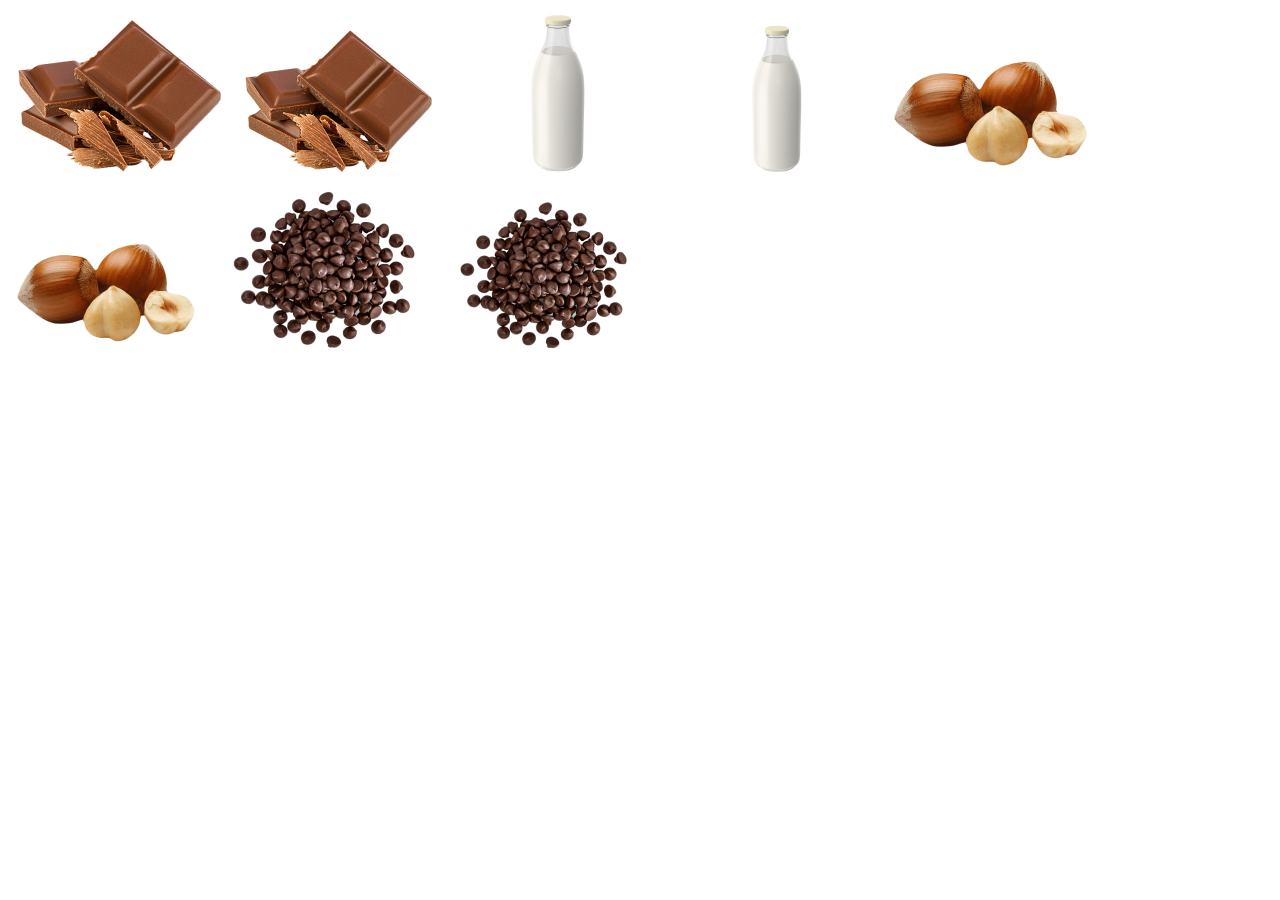
<file: text.html>
<!DOCTYPE html>
<html lang="en">
  <head>
    <meta charset="UTF-8" />
    <meta name="viewport" content="width=device-width, initial-scale=1.0" />
    <title>Document</title>
  </head>
  <body>
    <img
                  class="img-mobile"
                  srcset="
                    ./images/chocolate-224x171-mobile.png    224w,
                    ./images/chocolate-448x342-mobile@2x.png 448w
                  "
                  sizes="(min-width: 320px) 320px"
                  src="./images/chocolate-224x171-mobile.png"
                  alt="couple pieces of brown chocolate"
                  width="224"
                  height="171"
                />
                <img
                  class="img-desktop"
                  srcset="
                    ./images/chocolate-206x160-desktop.png    206w,
                    ./images/chocolate-412x320-desktop@2x.png 412w
                  "
                  sizes="(min-width: 1200px) 1200px"
                  src="./images/chocolate-224x171-mobile.png"
                  alt="couple pieces of brown chocolate"
                  width="206"
                  height="160"
                />






                <img
                  class="img-mobile"
                  srcset="
                    ./images/milk-224x171-mobile.png    224w,
                    ./images/milk-448x342-mobile@2x.png 448w
                  "
                  sizes="(min-width: 320px) 320px"
                  src="./images/milk-224x171-mobile.png"
                  alt="bootle of milk"
                  width="224"
                  height="171"
                />
                <img
                  class="img-desktop"
                  srcset="
                    ./images/milk-206x160-desktop.png    206w,
                    ./images/milk-412x320-desktop@2x.png 412w
                  "
                  sizes="(min-width: 1200px) 1200px"
                  src="./images/milk-224x171-mobile.png"
                  alt="bootle of milk"
                  width="206"
                  height="160"
                />










                <img
                  class="img-mobile"
                  srcset="
                    ./images/hazelnuts-224x171-mobile.png    224w,
                    ./images/hazelnuts-448x342-mobile@2x.png 448w
                  "
                  sizes="(min-width: 320px) 320px"
                  src="./images/hazelnuts-224x171-mobile.png"
                  alt="a couple of hazelnuts"
                  width="224"
                  height="171"
                />
                <img
                  class="img-desktop"
                  srcset="
                    ./images/hazelnuts-206x160-desktop.png    206w,
                    ./images/hazelnuts-412x320-desktop@2x.png 412w
                  "
                  sizes="(min-width: 1200px) 1200px"
                  src="./images/hazelnuts-224x171-mobile.png"
                  alt="a couple of hazelnuts"
                  width="206"
                  height="160"
                />







                <img
                  class="img-mobile"
                  srcset="
                    ./images/chocolate-covered-raisins-224x171-mobile.png    224w,
                    ./images/chocolate-covered-raisins-448x342-mobile@2x.png 448w
                  "
                  sizes="(min-width: 320px) 320px"
                  src="./images/chocolate-covered-raisins-224x171-mobile.png"
                  alt="a handful of chocolate covered raisins"
                  width="224"
                  height="171"
                />
                <img
                  class="img-desktop"
                  srcset="
                    ./images/chocolate-covered-raisins-206x160-desktop.png    206w,
                    ./images/chocolate-covered-raisins-412x320-desktop@2x.png 412w
                  "
                  sizes="(min-width: 1200px) 1200px"
                  src="./images/chocolate-covered-raisins-224x171-mobile.png"
                  alt="a handful of chocolate covered raisins"
                  width="206"
                  height="160"
                />
    </picture>
  </body>
</html>
</file>
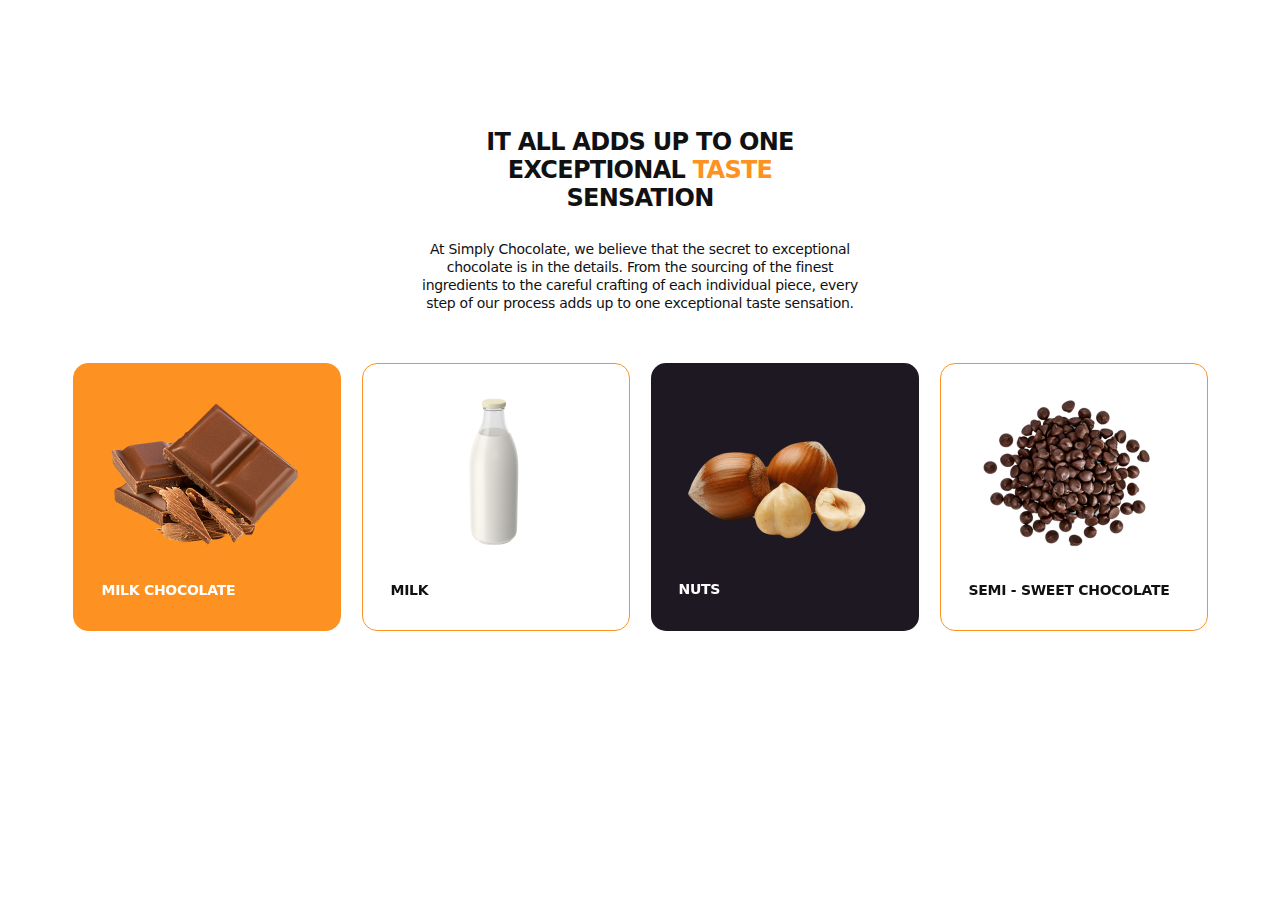
<file: unique-components.html>
<!DOCTYPE html>
<html lang="en">
  <head>
    <meta charset="UTF-8" />
    <meta name="viewport" content="width=device-width, initial-scale=1.0" />
    <title>Document</title>
    <link
      rel="stylesheet"
      href="https://cdnjs.cloudflare.com/ajax/libs/modern-normalize/1.0.0/modern-normalize.min.css"
    />
    <link rel="stylesheet" href="./css/styles.css" />
  </head>
  <body>
    <section class="container unique-components">
      <div class="components-flex-box">
        <h2 class="components-secondary-title">
          IT ALL ADDS UP TO ONE EXCEPTIONAL
          <span class="highlight">TASTE</span> SENSATION
        </h2>
        <p class="components-paragraph">
          At Simply Chocolate, we believe that the secret to exceptional
          chocolate is in the details. From the sourcing of the finest
          ingredients to the careful crafting of each individual piece, every
          step of our process adds up to one exceptional taste sensation.
        </p>
      </div>
      <ul class="unique-components-list">
        <!-- ------- Chocolate ------- -->
        <li class="unique-components-item">
          <div class="flip-card">
            <div class="flip-card-inner">
              <div class="flip-card-front" style="background: #fd9222">
                <img
                  class="img-mobile"
                  srcset="
                    ./images/chocolate-224x171-mobile.png    224w,
                    ./images/chocolate-448x342-mobile@2x.png 448w
                  "
                  sizes="(min-width: 320px) 320px"
                  src="./images/chocolate-224x171-mobile.png"
                  alt="couple pieces of brown chocolate"
                  width="224"
                  height="171"
                />
                <img
                  class="img-desktop"
                  srcset="
                    ./images/chocolate-206x160-desktop.png    206w,
                    ./images/chocolate-412x320-desktop@2x.png 412w
                  "
                  sizes="(min-width: 1200px) 1200px"
                  src="./images/chocolate-224x171-mobile.png"
                  alt="couple pieces of brown chocolate"
                  width="206"
                  height="160"
                />
                <p class="component-name" style="color: #fff">MILK CHOCOLATE</p>
              </div>
              <div class="flip-card-back">
                <h3 class="overlay-name">Milk chocolate</h3>
                <ul class="overlay-tags">
                  <li class="overlay-tag-container" style="background: #fd9222">
                    <p class="overlay-tag" style="color: #fff">chocolate</p>
                  </li>
                  <li class="overlay-tag-container">
                    <p class="overlay-tag">the benefits</p>
                  </li>
                </ul>
                <p class="overlay-paragraph">
                  Milk chocolate is a solid chocolate confectionery containing
                  cocoa, sugar and milk. It is the most consumed type of
                  chocolate. Chocolate was originally sold and consumed as a
                  beverage in pre-Columbian times. Although four-fifths of all
                  milk chocolate is sold in the United States and Europe.
                </p>
              </div>
            </div>
          </div>
        </li>
        <!-- --------- Milk --------- -->
        <li class="unique-components-item">
          <div class="flip-card">
            <div class="flip-card-inner">
              <div class="flip-card-front">
                <img
                  class="img-mobile"
                  srcset="
                    ./images/milk-224x171-mobile.png    224w,
                    ./images/milk-448x342-mobile@2x.png 448w
                  "
                  sizes="(min-width: 320px) 320px"
                  src="./images/milk-224x171-mobile.png"
                  alt="bootle of milk"
                  width="224"
                  height="171"
                />
                <img
                  class="img-desktop"
                  srcset="
                    ./images/milk-206x160-desktop.png    206w,
                    ./images/milk-412x320-desktop@2x.png 412w
                  "
                  sizes="(min-width: 1200px) 1200px"
                  src="./images/milk-224x171-mobile.png"
                  alt="bootle of milk"
                  width="206"
                  height="160"
                />
                <p class="component-name">MILK</p>
              </div>
              <div class="flip-card-back">
                <h3 class="overlay-name">Milk</h3>
                <ul class="overlay-tags">
                  <li class="overlay-tag-container" style="background: #fd9222">
                    <p class="overlay-tag" style="color: #fff">milk</p>
                  </li>
                  <li class="overlay-tag-container">
                    <p class="overlay-tag">the benefits</p>
                  </li>
                </ul>
                <p class="overlay-paragraph">
                  Milk is a white liquid food produced by the mammary glands of
                  mammals. It is the primary source of nutrition for young
                  mammals (including breastfed human infants) before they are
                  able to digest solid food. Early-lactation milk, which is
                  called colostrum,
                  <span class="overflow-ellipsis"
                    >contains antibodies that strengthen the immune
                    system.</span
                  >
                </p>
              </div>
            </div>
          </div>
        </li>
        <!-- --------- Nuts --------- -->
        <li class="unique-components-item">
          <div class="flip-card">
            <div class="flip-card-inner">
              <div
                class="flip-card-front"
                style="background: #1e1823; border: #1e1823"
              >
                <img
                  class="img-mobile"
                  srcset="
                    ./images/hazelnuts-224x171-mobile.png    224w,
                    ./images/hazelnuts-448x342-mobile@2x.png 448w
                  "
                  sizes="(min-width: 320px) 320px"
                  src="./images/hazelnuts-224x171-mobile.png"
                  alt="a couple of hazelnuts"
                  width="224"
                  height="171"
                />
                <img
                  class="img-desktop"
                  srcset="
                    ./images/hazelnuts-206x160-desktop.png    206w,
                    ./images/hazelnuts-412x320-desktop@2x.png 412w
                  "
                  sizes="(min-width: 1200px) 1200px"
                  src="./images/hazelnuts-224x171-mobile.png"
                  alt="a couple of hazelnuts"
                  width="206"
                  height="160"
                />
                <p class="component-name" style="color: #fff">NUTS</p>
              </div>
              <div class="flip-card-back">
                <h3 class="overlay-name">Nuts</h3>
                <ul class="overlay-tags">
                  <li class="overlay-tag-container" style="background: #fd9222">
                    <p class="overlay-tag" style="color: #fff">nuts</p>
                  </li>
                  <li class="overlay-tag-container">
                    <p class="overlay-tag">the benefits</p>
                  </li>
                </ul>
                <p class="overlay-paragraph">
                  Almonds, pistachios, and walnuts are some types of nuts that
                  contain healthy nutrients. When eaten as part of a
                  nutrient-dense diet, these 9 nuts may offer benefits such as
                  reducing your risk of heart disease. They’re a good source of
                  fiber,
                  <span class="overflow-ellipsis"
                    >healthy fats, and plant protein. Plus, they’re great on
                    their own.</span
                  >
                </p>
              </div>
            </div>
          </div>
        </li>
        <!-- -------- Raisins -------- -->
        <li class="unique-components-item">
          <div class="flip-card">
            <div class="flip-card-inner">
              <div class="flip-card-front">
                <img
                  class="img-mobile"
                  srcset="
                    ./images/chocolate-covered-raisins-224x171-mobile.png    224w,
                    ./images/chocolate-covered-raisins-448x342-mobile@2x.png 448w
                  "
                  sizes="(min-width: 320px) 320px"
                  src="./images/chocolate-covered-raisins-224x171-mobile.png"
                  alt="a handful of chocolate covered raisins"
                  width="224"
                  height="171"
                />
                <img
                  class="img-desktop"
                  srcset="
                    ./images/chocolate-covered-raisins-206x160-desktop.png    206w,
                    ./images/chocolate-covered-raisins-412x320-desktop@2x.png 412w
                  "
                  sizes="(min-width: 1200px) 1200px"
                  src="./images/chocolate-covered-raisins-224x171-mobile.png"
                  alt="a handful of chocolate covered raisins"
                  width="206"
                  height="160"
                />
                <p class="component-name">SEMI - SWEET CHOCOLATE</p>
              </div>
              <div class="flip-card-back">
                <h3 class="overlay-name">semi - sweet chocolate</h3>
                <ul class="overlay-tags">
                  <li class="overlay-tag-container" style="background: #fd9222">
                    <p class="overlay-tag" style="color: #fff">
                      sweet chocolate
                    </p>
                  </li>
                  <li class="overlay-tag-container">
                    <p class="overlay-tag">the benefits</p>
                  </li>
                </ul>
                <p class="overlay-paragraph">
                  Semi-sweet chocolate has a cocoa solid content of 35 to 65%.
                  One of the best ways to gain an understanding of this type of
                  chocolate is to compare it to a different type of chocolate.
                  Semisweet is darker than milk chocolate. In a taste
                  comparison,
                  <span class="overflow-ellipsis"
                    >it has a slightly bitter taste whereas milk chocolate is
                    sweeter.</span
                  >
                </p>
              </div>
            </div>
          </div>
        </li>
      </ul>
    </section>
  </body>
</html>
</file>
<file: css/styles.css>
@import url("./unique-components.css");
</file>
